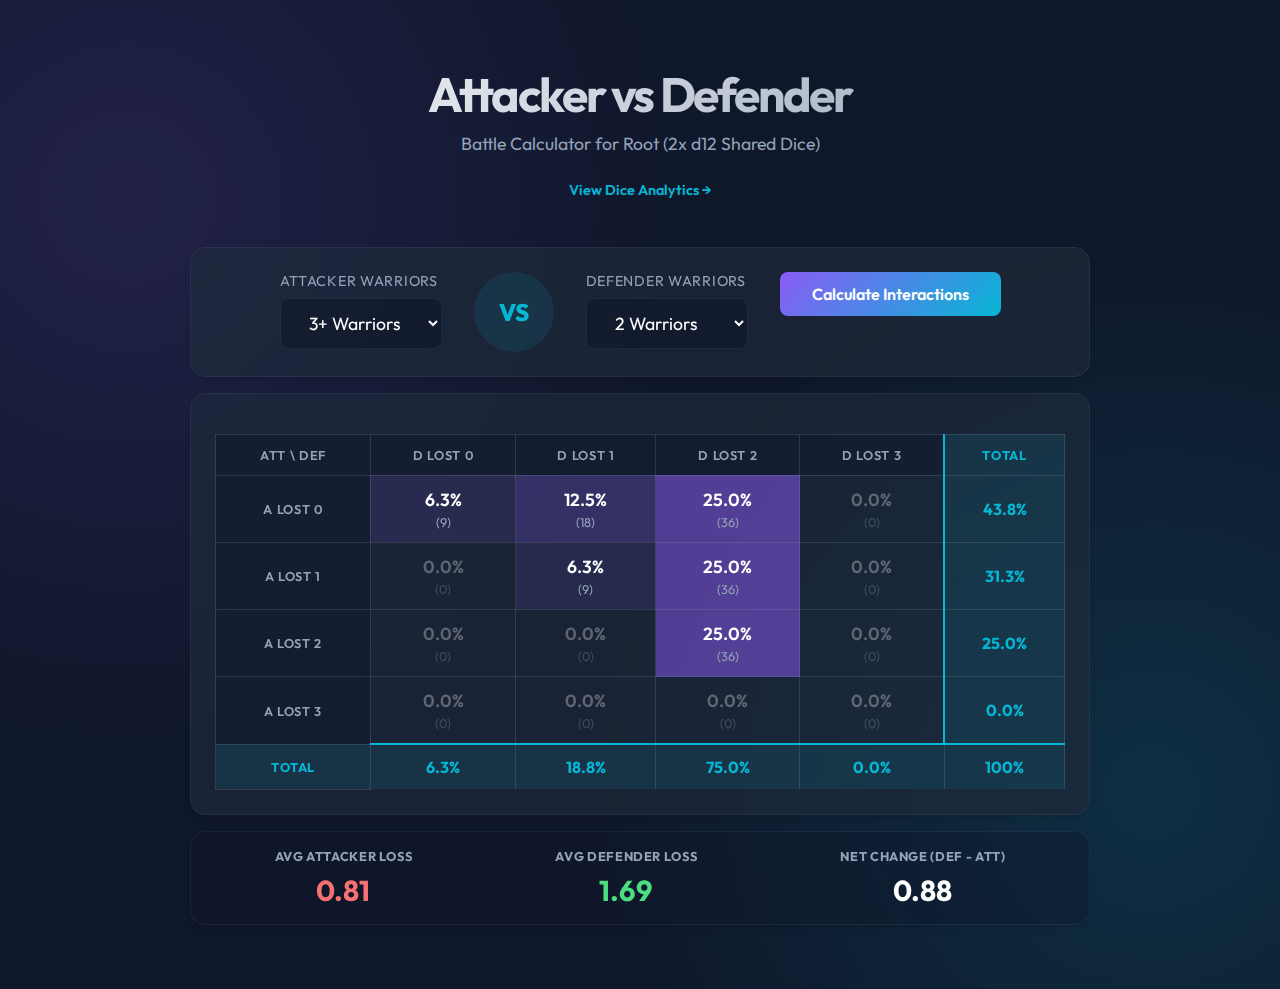
<file: index.html>
<!DOCTYPE html>
<html lang="en">

<head>
    <meta charset="UTF-8">
    <meta name="viewport" content="width=device-width, initial-scale=1.0">
    <title>d12 Probability Sheet</title>
    <link rel="stylesheet" href="style.css">
    <link href="https://fonts.googleapis.com/css2?family=Outfit:wght@300;400;600&display=swap" rel="stylesheet">
</head>

<body>
    <div class="container">
        <header>
            <h1>Attacker vs Defender</h1>
            <p>Battle Calculator for Root (2x d12 Shared Dice)</p>
            <a href="analytics.html" class="nav-link">View Dice Analytics →</a>
        </header>

        <main>
            <!-- Battle Simulator Section -->
            <section class="battle-section">

                <div class="controls card">
                    <div class="control-group">
                        <label>Attacker Warriors</label>
                        <select id="att-dice">
                            <option value="0">0 Warriors</option>
                            <option value="1">1 Warrior</option>
                            <option value="2">2 Warriors</option>
                            <option value="3" selected>3+ Warriors</option>
                        </select>
                    </div>
                    <div class="vs-badge">VS</div>
                    <div class="control-group">
                        <label>Defender Warriors</label>
                        <select id="def-dice">
                            <option value="0">0 Warriors</option>
                            <option value="1">1 Warrior</option>
                            <option value="2" selected>2 Warriors</option>
                            <option value="3">3+ Warriors</option>
                        </select>
                    </div>
                    <button onclick="calculateBattle()" class="calc-btn">Calculate Interactions</button>
                </div>

                <div class="table-container card" id="table-wrapper">
                    <!-- Matrix Table injected here -->
                </div>

                <div id="ev-results" class="ev-card card">
                    <!-- Expected Value Results injected here -->
                </div>
            </section>
        </main>
    </div>
    <script src="script.js"></script>
</body>

</html>
</file>
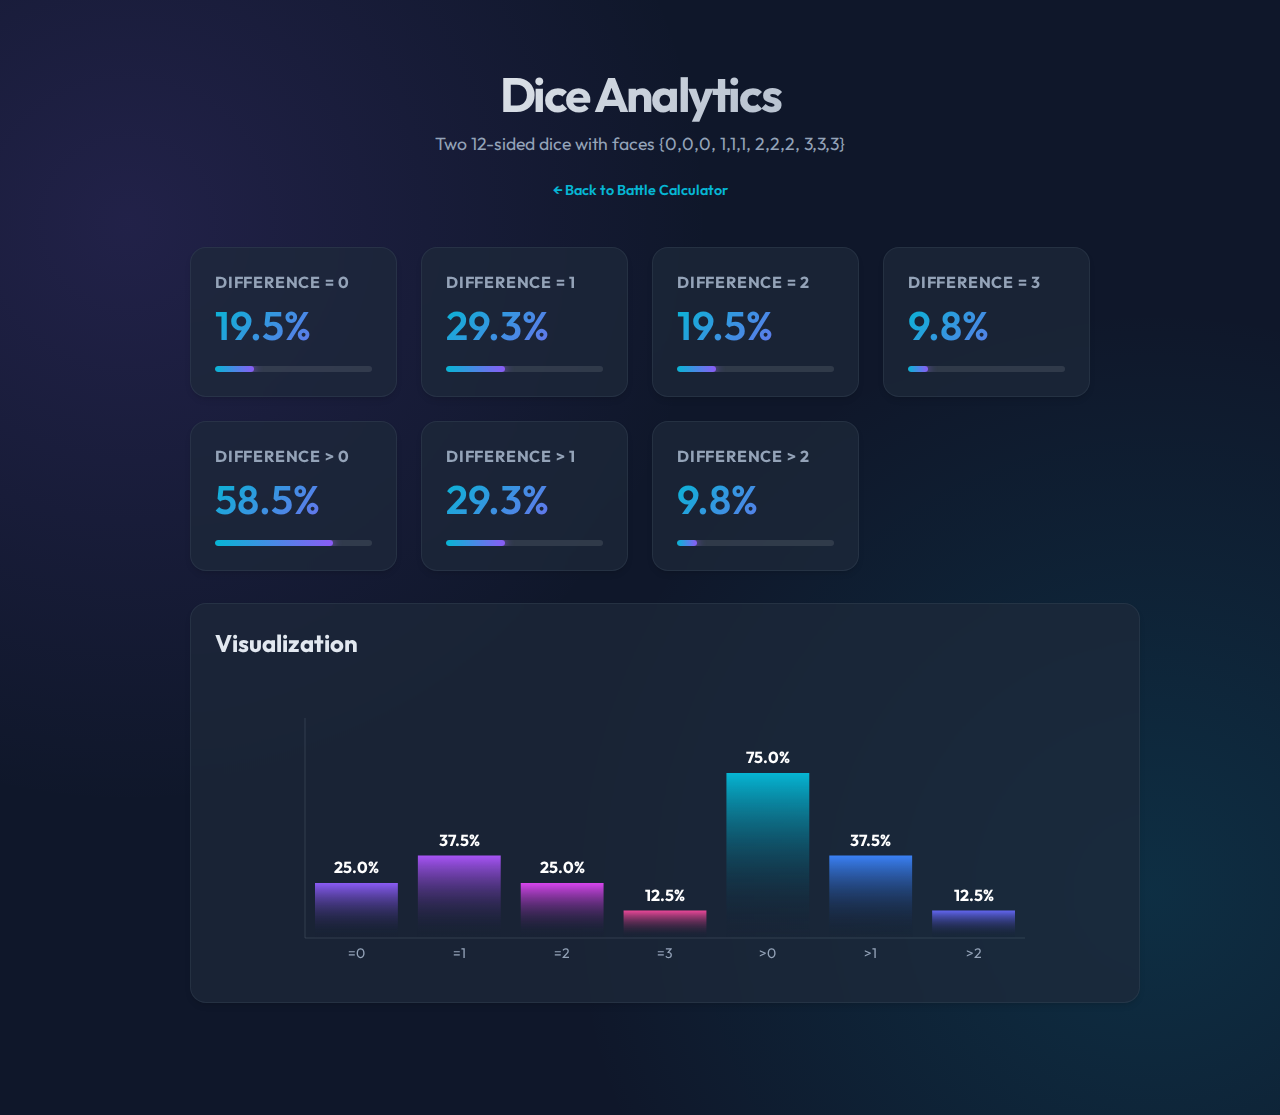
<file: analytics.html>
<!DOCTYPE html>
<html lang="en">

<head>
    <meta charset="UTF-8">
    <meta name="viewport" content="width=device-width, initial-scale=1.0">
    <title>d12 Analytics - Probability Sheet</title>
    <link rel="stylesheet" href="style.css">
    <link href="https://fonts.googleapis.com/css2?family=Outfit:wght@300;400;600&display=swap" rel="stylesheet">
</head>

<body>
    <div class="container">
        <header>
            <h1>Dice Analytics</h1>
            <p>Two 12-sided dice with faces {0,0,0, 1,1,1, 2,2,2, 3,3,3}</p>
            <a href="index.html" class="nav-link">← Back to Battle Calculator</a>
        </header>

        <main>
            <section class="stats-grid">
                <div class="card stat-card" id="stat-eq">
                    <h2>Difference = 0</h2>
                    <div class="value">0%</div>
                    <div class="bar-container">
                        <div class="bar" style="width: 0%"></div>
                    </div>
                </div>

                <div class="card stat-card" id="stat-eq1">
                    <h2>Difference = 1</h2>
                    <div class="value">0%</div>
                    <div class="bar-container">
                        <div class="bar" style="width: 0%"></div>
                    </div>
                </div>

                <div class="card stat-card" id="stat-eq2">
                    <h2>Difference = 2</h2>
                    <div class="value">0%</div>
                    <div class="bar-container">
                        <div class="bar" style="width: 0%"></div>
                    </div>
                </div>

                <div class="card stat-card" id="stat-eq3">
                    <h2>Difference = 3</h2>
                    <div class="value">0%</div>
                    <div class="bar-container">
                        <div class="bar" style="width: 0%"></div>
                    </div>
                </div>

                <div class="card stat-card" id="stat-gt0">
                    <h2>Difference > 0</h2>
                    <div class="value">0%</div>
                    <div class="bar-container">
                        <div class="bar" style="width: 0%"></div>
                    </div>
                </div>

                <div class="card stat-card" id="stat-gt1">
                    <h2>Difference > 1</h2>
                    <div class="value">0%</div>
                    <div class="bar-container">
                        <div class="bar" style="width: 0%"></div>
                    </div>
                </div>

                <div class="card stat-card" id="stat-gt2">
                    <h2>Difference > 2</h2>
                    <div class="value">0%</div>
                    <div class="bar-container">
                        <div class="bar" style="width: 0%"></div>
                    </div>
                </div>
            </section>

            <section class="chart-section card">
                <h2>Visualization</h2>
                <canvas id="probabilityChart"></canvas>
            </section>
        </main>
    </div>
    <script src="script.js"></script>
</body>

</html>
</file>
<file: style.css>
/* Existing Styles... */
:root {
    --bg-color: #0f172a;
    --text-color: #e2e8f0;
    --card-bg: rgba(30, 41, 59, 0.7);
    --card-border: rgba(148, 163, 184, 0.1);
    --accent-primary: #8b5cf6;
    --accent-secondary: #06b6d4;
    --font-main: 'Outfit', sans-serif;
}

body {
    margin: 0;
    padding: 0;
    font-family: var(--font-main);
    background-color: var(--bg-color);
    background-image:
        radial-gradient(circle at 10% 20%, rgba(139, 92, 246, 0.15) 0%, transparent 40%),
        radial-gradient(circle at 90% 80%, rgba(6, 182, 212, 0.15) 0%, transparent 40%);
    color: var(--text-color);
    min-height: 100vh;
    display: flex;
    justify-content: center;
    /* align-items: center; Remove center align to allow scroll */
    padding-top: 2rem;
    padding-bottom: 2rem;
}

.container {
    width: 100%;
    max-width: 900px;
    padding: 2rem;
}

header {
    text-align: center;
    margin-bottom: 3rem;
    animation: fadeInDown 1s ease-out;
}

header h1 {
    font-size: 3rem;
    background: linear-gradient(135deg, #fff 0%, #94a3b8 100%);
    -webkit-background-clip: text;
    -webkit-text-fill-color: transparent;
    margin: 0;
    letter-spacing: -0.05em;
}

header p {
    color: #94a3b8;
    font-size: 1.1rem;
    margin-top: 0.5rem;
}

.card {
    background: var(--card-bg);
    backdrop-filter: blur(12px);
    border: 1px solid var(--card-border);
    border-radius: 16px;
    padding: 1.5rem;
    box-shadow: 0 4px 6px -1px rgba(0, 0, 0, 0.1), 0 2px 4px -1px rgba(0, 0, 0, 0.06);
    transition: transform 0.3s ease, box-shadow 0.3s ease;
}

.card:hover {
    transform: translateY(-5px);
    box-shadow: 0 10px 15px -3px rgba(0, 0, 0, 0.2), 0 4px 6px -2px rgba(0, 0, 0, 0.1);
    border-color: rgba(139, 92, 246, 0.3);
}

.stats-grid {
    display: grid;
    grid-template-columns: repeat(auto-fit, minmax(200px, 1fr));
    gap: 1.5rem;
    margin-bottom: 2rem;
    animation: fadeInUp 1s ease-out 0.2s backwards;
}

.stat-card h2 {
    font-size: 1rem;
    color: #94a3b8;
    margin: 0 0 0.5rem 0;
    text-transform: uppercase;
    letter-spacing: 0.05em;
}

.stat-card .value {
    font-size: 2.5rem;
    font-weight: 600;
    margin-bottom: 1rem;
    color: #fff;
    background: linear-gradient(135deg, var(--accent-secondary), var(--accent-primary));
    -webkit-background-clip: text;
    -webkit-text-fill-color: transparent;
}

.bar-container {
    width: 100%;
    height: 6px;
    background: rgba(255, 255, 255, 0.1);
    border-radius: 3px;
    overflow: hidden;
}

.bar {
    height: 100%;
    background: linear-gradient(90deg, var(--accent-secondary), var(--accent-primary));
    border-radius: 3px;
    transition: width 1.5s cubic-bezier(0.4, 0, 0.2, 1);
    box-shadow: 0 0 10px var(--accent-primary);
}

.chart-section {
    width: 100%;
    min-height: 300px;
    animation: fadeInUp 1s ease-out 0.4s backwards;
    display: flex;
    flex-direction: column;
    align-items: center;
    margin-bottom: 3rem;
}

.chart-section h2 {
    align-self: flex-start;
    margin-top: 0;
    color: #e2e8f0;
}

canvas {
    width: 100% !important;
    height: 300px !important;
    max-width: 800px;
}

/* Battle Section */
.battle-section {
    animation: fadeInUp 1s ease-out 0.6s backwards;
}

.section-header {
    text-align: center;
    margin-bottom: 2rem;
}

.section-header h2 {
    font-size: 2rem;
    margin: 0;
    background: linear-gradient(135deg, #fff 0%, #94a3b8 100%);
    -webkit-background-clip: text;
    -webkit-text-fill-color: transparent;
}

.controls {
    display: flex;
    justify-content: center;
    align-items: flex-start;
    gap: 2rem;
    flex-wrap: wrap;
    margin-bottom: 1rem;
}

.combatant-column {
    display: flex;
    flex-direction: column;
    gap: 1rem;
    min-width: 220px;
}

.combatant-title {
    margin: 0;
    font-size: 1.2rem;
    text-transform: uppercase;
    letter-spacing: 0.1em;
    text-align: center;
}

.attacker-title {
    color: #f87171;
}

.defender-title {
    color: #4ade80;
}

.ability-toggles {
    display: flex;
    flex-direction: column;
    gap: 0.5rem;
    padding: 0.75rem;
    background: rgba(15, 23, 42, 0.4);
    border-radius: 8px;
    border: 1px solid var(--card-border);
}

.checkbox-label {
    display: flex;
    align-items: center;
    gap: 0.5rem;
    cursor: pointer;
    font-size: 0.85rem;
    color: #cbd5e1;
    transition: color 0.2s;
}

.checkbox-label:hover {
    color: #fff;
}

.checkbox-label input[type="checkbox"] {
    width: 16px;
    height: 16px;
    accent-color: var(--accent-primary);
    cursor: pointer;
}

.checkbox-label span {
    user-select: none;
}

.calculate-row {
    display: flex;
    justify-content: center;
    margin-bottom: 2rem;
}

.abilities-active {
    width: 100%;
    text-align: center;
    padding: 0.5rem;
    margin-bottom: 0.5rem;
    font-size: 0.85rem;
    color: var(--accent-secondary);
    background: rgba(6, 182, 212, 0.1);
    border-radius: 6px;
    border: 1px solid rgba(6, 182, 212, 0.2);
}

.control-group {
    display: flex;
    flex-direction: column;
    gap: 0.5rem;
}

label {
    color: #94a3b8;
    font-size: 0.9rem;
    text-transform: uppercase;
    letter-spacing: 0.05em;
}

select {
    background: rgba(15, 23, 42, 0.6);
    border: 1px solid var(--card-border);
    color: #fff;
    padding: 0.75rem 1.5rem;
    border-radius: 8px;
    font-family: var(--font-main);
    font-size: 1.1rem;
    cursor: pointer;
    outline: none;
    transition: all 0.2s;
}

select:hover,
select:focus {
    border-color: var(--accent-primary);
}

.vs-badge {
    font-weight: 800;
    font-size: 1.5rem;
    color: var(--accent-secondary);
    background: rgba(6, 182, 212, 0.1);
    padding: 1rem;
    border-radius: 50%;
    width: 3rem;
    height: 3rem;
    display: flex;
    align-items: center;
    justify-content: center;
}

.calc-btn {
    background: linear-gradient(135deg, var(--accent-primary), var(--accent-secondary));
    border: none;
    color: white;
    padding: 0.75rem 2rem;
    border-radius: 8px;
    font-family: var(--font-main);
    font-weight: 600;
    cursor: pointer;
    font-size: 1rem;
    transition: transform 0.2s, box-shadow 0.2s;
}

.calc-btn:hover {
    transform: translateY(-2px);
    box-shadow: 0 4px 12px rgba(139, 92, 246, 0.4);
}

.battle-result-card {
    text-align: center;
}

.battle-result-card h3 {
    margin: 0 0 0.5rem;
    color: #94a3b8;
    font-size: 0.9rem;
}

.battle-result-card .outcome {
    font-size: 1.1rem;
    margin-bottom: 0.5rem;
    color: white;
}

/* Expected Value Results */
.ev-card {
    display: flex;
    flex-wrap: wrap;
    justify-content: space-around;
    align-items: center;
    margin-top: 1rem;
    padding: 1rem;
    background: rgba(15, 23, 42, 0.4);
    border: 1px solid rgba(148, 163, 184, 0.1);
    gap: 0.5rem;
}

.ev-stat {
    text-align: center;
}

.ev-stat h3 {
    font-size: 0.8rem;
    color: #94a3b8;
    margin: 0 0 0.5rem 0;
    text-transform: uppercase;
    letter-spacing: 0.05em;
}

.ev-stat .value {
    font-size: 1.8rem;
    font-weight: 700;
}

/* Nav Link */
.nav-link {
    display: inline-block;
    margin-top: 0.5rem;
    color: var(--accent-secondary);
    text-decoration: none;
    font-weight: 600;
    font-size: 0.9rem;
    transition: color 0.2s;
}

.nav-link:hover {
    color: var(--accent-primary);
    text-decoration: underline;
}

/* Matrix Table */
.matrix-table {
    width: 100%;
    border-collapse: collapse;
}

.matrix-table th,
.matrix-table td {
    border: 1px solid rgba(148, 163, 184, 0.2);
    padding: 0.75rem;
    text-align: center;
}

.matrix-table th {
    background: rgba(15, 23, 42, 0.5);
    color: #94a3b8;
    font-size: 0.8rem;
    text-transform: uppercase;
}

.matrix-table td {
    vertical-align: middle;
}

.matrix-table .cell-val {
    font-weight: 600;
    color: #fff;
    font-size: 1.1rem;
}

.matrix-table .cell-count {
    font-size: 0.8rem;
    color: #94a3b8;
    margin-top: 0.2rem;
}

.sum-col,
.sum-row th,
.sum-row td {
    background: rgba(6, 182, 212, 0.1) !important;
    font-weight: bold;
    color: var(--accent-secondary) !important;
}

.sum-row td {
    border-top: 2px solid var(--accent-secondary);
}

.sum-col {
    border-left: 2px solid var(--accent-secondary) !important;
}

/* Battle Result Table */
.table-container {
    overflow-x: auto;
}

table {
    width: 100%;
    border-collapse: collapse;
    margin-top: 1rem;
}

th,
td {
    padding: 1rem;
    text-align: left;
    border-bottom: 1px solid rgba(148, 163, 184, 0.1);
}

th {
    text-transform: uppercase;
    font-size: 0.8rem;
    color: #94a3b8;
    letter-spacing: 0.05em;
    font-weight: 600;
}

td {
    color: #e2e8f0;
}

tr:last-child td {
    border-bottom: none;
}

tr:hover td {
    background: rgba(255, 255, 255, 0.02);
}

@keyframes fadeInDown {
    from {
        opacity: 0;
        transform: translateY(-20px);
    }

    to {
        opacity: 1;
        transform: translateY(0);
    }
}

@keyframes fadeInUp {
    from {
        opacity: 0;
        transform: translateY(20px);
    }

    to {
        opacity: 1;
        transform: translateY(0);
    }
}

/* Scrollbar */
::-webkit-scrollbar {
    width: 8px;
}

::-webkit-scrollbar-track {
    background: var(--bg-color);
}

::-webkit-scrollbar-thumb {
    background: #334155;
    border-radius: 4px;
}

::-webkit-scrollbar-thumb:hover {
    background: #475569;
}
</file>
